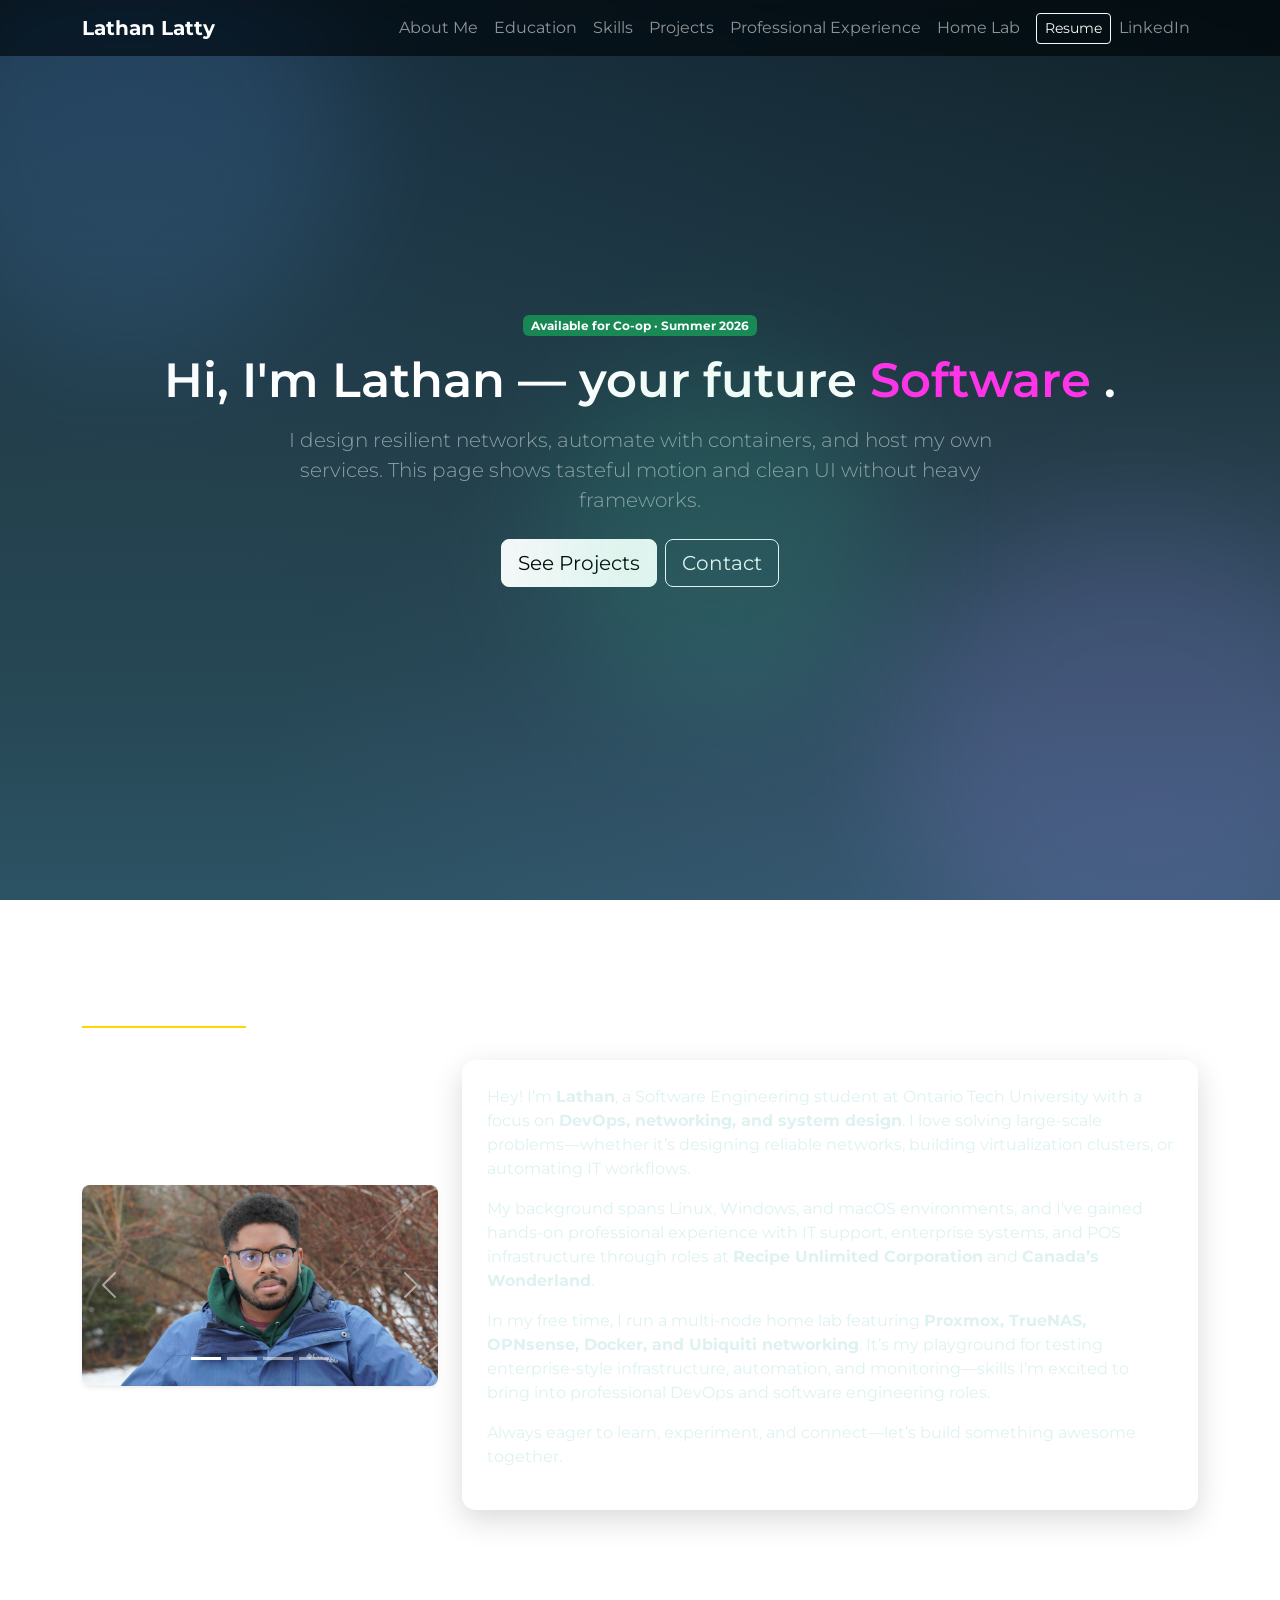
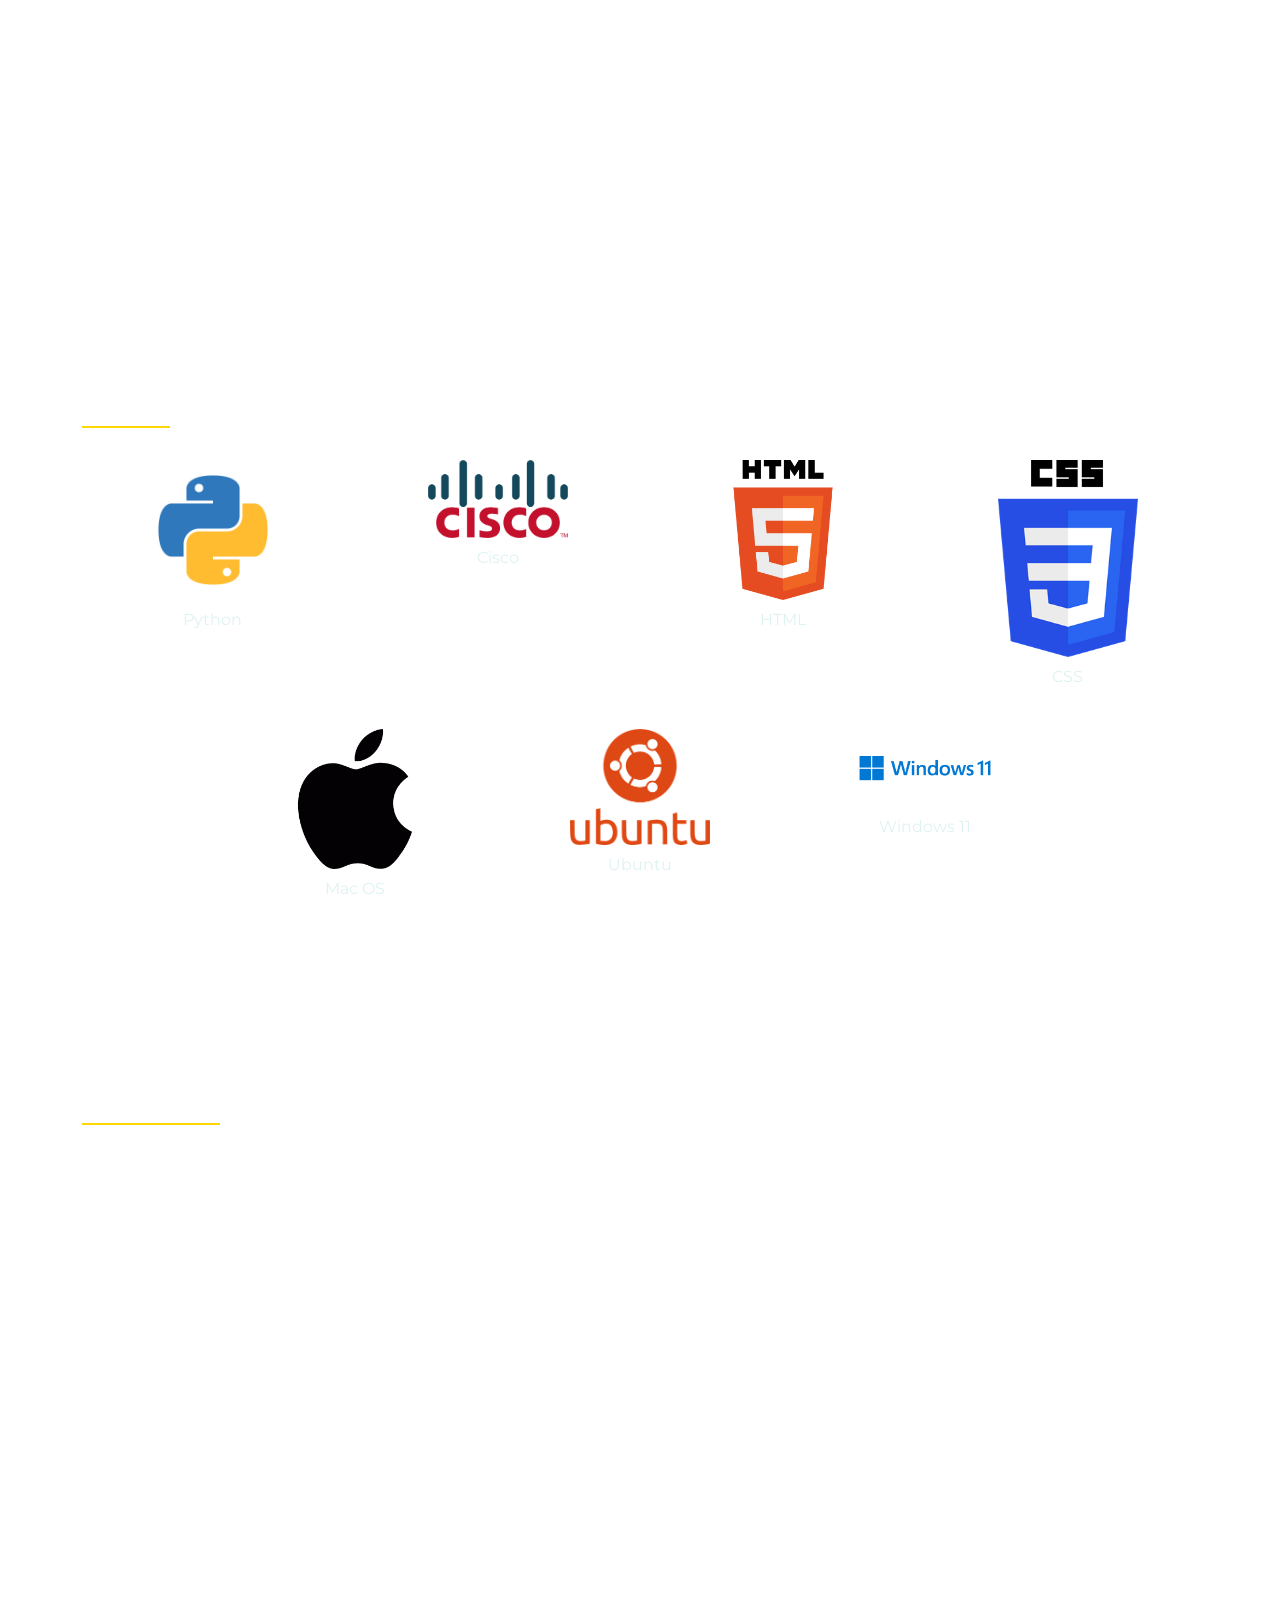
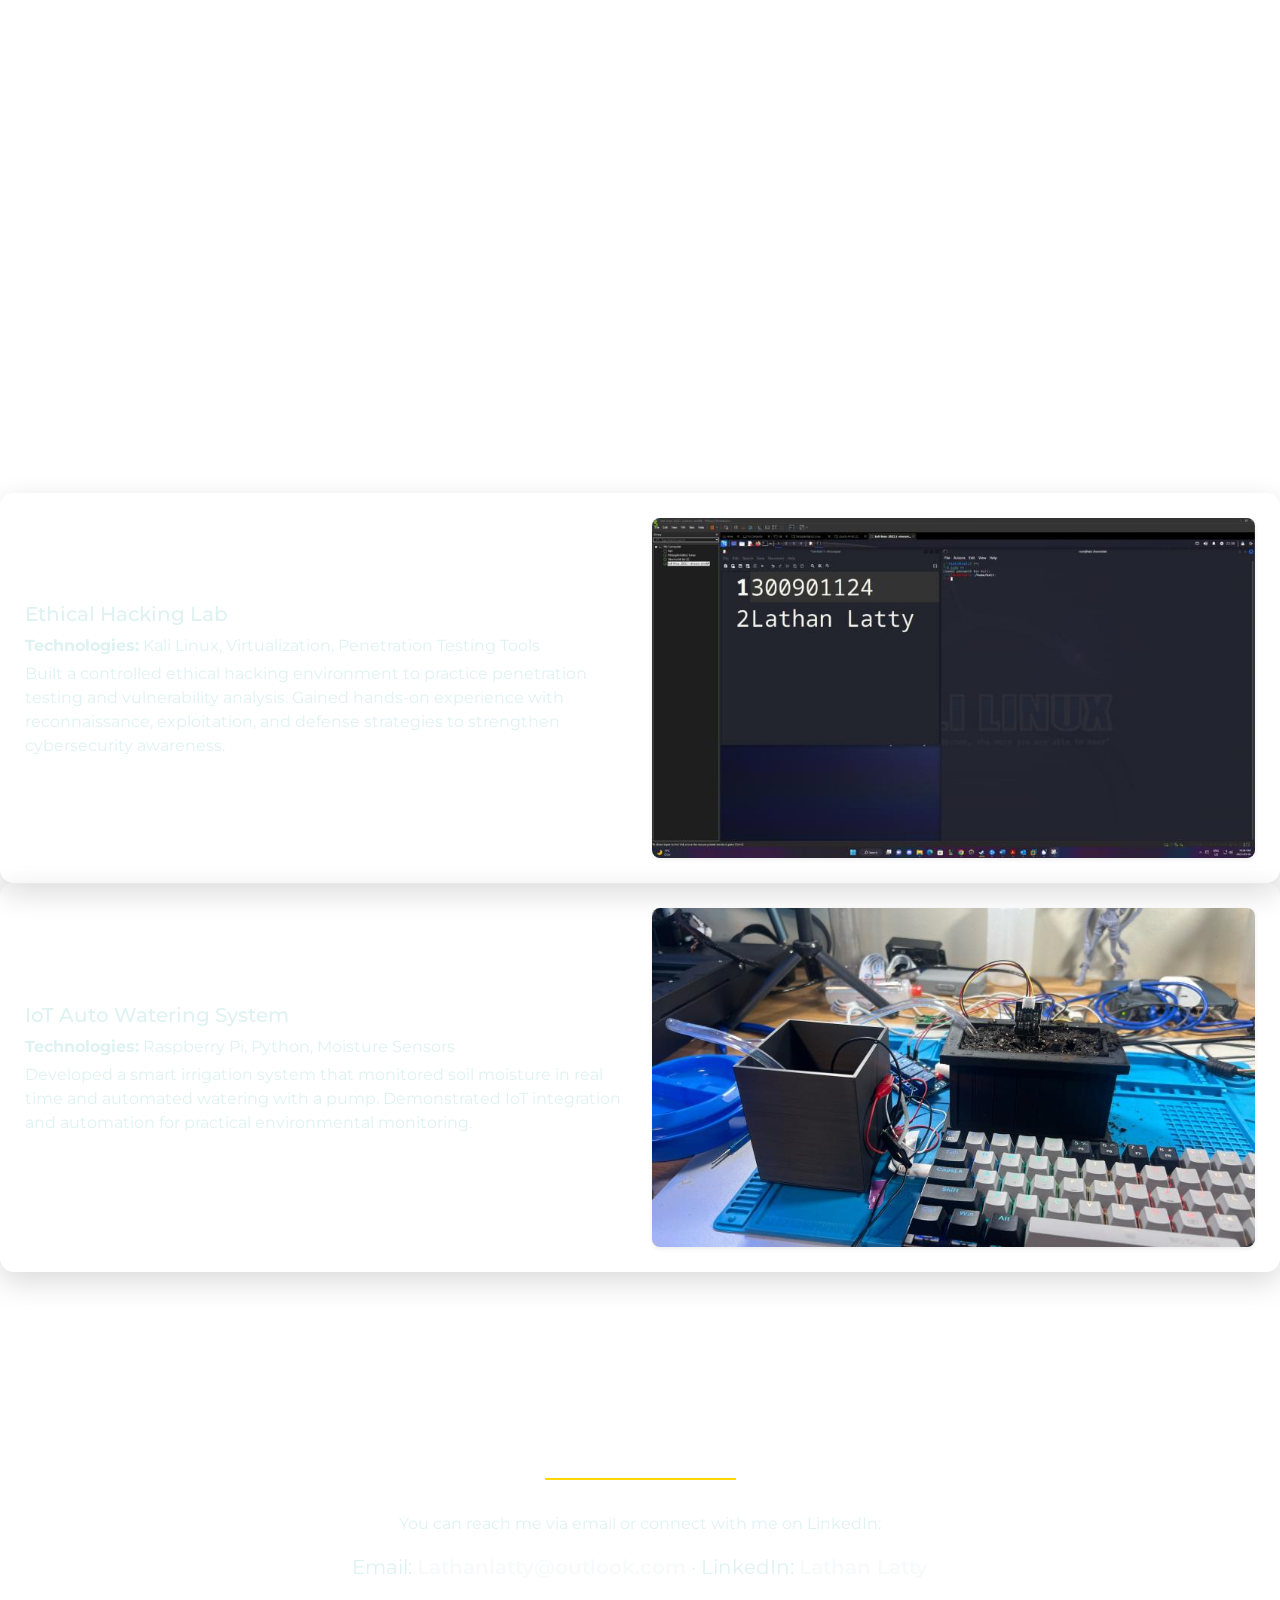
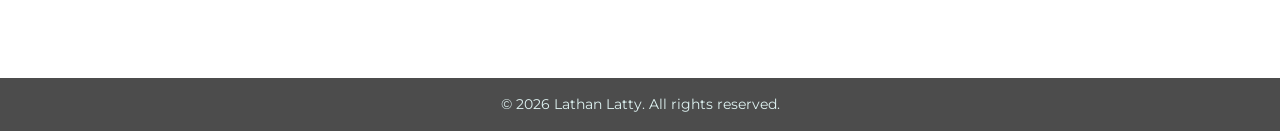
<file: index.html>
<!DOCTYPE html>
<html lang="en">
<head>
  <meta charset="UTF-8" />
  <meta name="viewport" content="width=device-width, initial-scale=1" />
  <title>Lathan Latty — Portfolio</title>

  <!-- Fonts & Icons -->
  <link href="https://fonts.googleapis.com/css2?family=Montserrat:wght@400;600;700&display=swap" rel="stylesheet" />

  <!-- Bootstrap 5 -->
  <link rel="stylesheet" href="https://cdn.jsdelivr.net/npm/bootstrap@5.3.3/dist/css/bootstrap.min.css" />

  <!-- App CSS -->
  <link rel="stylesheet" href="styles.css" />
</head>
<body>
  <!-- Progress bar -->
  <div id="scroll-progress"></div>

  <!-- Navbar -->
  <nav class="navbar navbar-expand-lg navbar-dark bg-dark fixed-top glass-nav">
    <div class="container">
      <a class="navbar-brand fw-bold" href="#">Lathan Latty</a>
      <button class="navbar-toggler" type="button" data-bs-toggle="collapse" data-bs-target="#nav"
        aria-controls="nav" aria-expanded="false" aria-label="Toggle navigation">
        <span class="navbar-toggler-icon"></span>
      </button>

      <div id="nav" class="collapse navbar-collapse">
        <ul class="navbar-nav ms-auto align-items-lg-center">
          <li class="nav-item"><a class="nav-link" href="#about">About Me</a></li>
          <li class="nav-item"><a class="nav-link" href="#education">Education</a></li>
          <li class="nav-item"><a class="nav-link" href="#skills">Skills</a></li>
          <li class="nav-item"><a class="nav-link" href="#projects">Projects</a></li>
          <li class="nav-item"><a class="nav-link" href="#experience">Professional Experience</a></li>
          <li class="nav-item"><a class="nav-link" href="Homelab.html">Home Lab</a></li>
          <li class="nav-item ms-lg-2"><a class="btn btn-outline-light btn-sm"
             href="Resume/Lathan Technical Resume Sept 2025.pdf" target="_blank">Resume</a></li>
          <li class="nav-item"><a class="nav-link" target="_blank"
             href="https://www.linkedin.com/in/lathan-l-80581a111/">LinkedIn</a></li>
        </ul>
      </div>
    </div>
  </nav>

  <!-- Hero -->
  <header class="hero d-flex align-items-center" id="hero">
    <div class="container text-center">
      <p class="badge text-bg-success mb-3">Available for Co-op · Summer 2026</p>
      <h1 class="display-5 fw-semibold mb-3">
        Hi, I'm Lathan — your future <span id="position">Software Developer</span>.
      </h1>
      <p class="lead text-white-50 mx-auto" style="max-width: 720px;">
        I design resilient networks, automate with containers, and host my own services.
        This page shows tasteful motion and clean UI without heavy frameworks.
      </p>
      <div class="mt-4 d-flex gap-2 justify-content-center">
        <a href="#projects" class="btn btn-light btn-lg cta-magnetic">See Projects</a>
        <a href="#contact" class="btn btn-outline-light btn-lg">Contact</a>
      </div>
    </div>
    <!-- Ambient blobs -->
    <div class="blob blob-1"></div>
    <div class="blob blob-2"></div>
    <div class="blob blob-3"></div>
  </header>

 <!-- About -->
<section id="about" class="section">
  <div class="container">
    <h2 class="section-title">About Me</h2>
    <div class="row align-items-center g-4">
      
      <!-- Photo Carousel -->
      <div class="col-md-4 text-center">
        <div id="aboutCarousel" class="carousel slide shadow-sm rounded-3" data-bs-ride="carousel" data-bs-interval="4000">
          
          <!-- Indicators -->
          <div class="carousel-indicators">
            <button type="button" data-bs-target="#aboutCarousel" data-bs-slide-to="0" class="active" aria-current="true" aria-label="Slide 1"></button>
            <button type="button" data-bs-target="#aboutCarousel" data-bs-slide-to="1" aria-label="Slide 2"></button>
            <button type="button" data-bs-target="#aboutCarousel" data-bs-slide-to="2" aria-label="Slide 3"></button>
            <button type="button" data-bs-target="#aboutCarousel" data-bs-slide-to="3" aria-label="Slide 4"></button>
          </div>

          <!-- Slides -->
          <div class="carousel-inner">
            <div class="carousel-item active">
              <img src="pictures/lathan-picture.jpeg" class="d-block w-100 rounded-3" alt="Lathan 1">
            </div>
            <div class="carousel-item">
              <img src="pictures/lathan-picture-1.jpeg" class="d-block w-100 rounded-3" alt="Lathan 2">
            </div>
            <div class="carousel-item">
              <img src="pictures/lathan-picture-2.jpeg" class="d-block w-100 rounded-3" alt="Lathan 3">
            </div>
            <div class="carousel-item">
              <img src="pictures/lathan-picture-3.jpeg" class="d-block w-100 rounded-3" alt="Lathan 4">
            </div>
          </div>

          <!-- Controls -->
          <button class="carousel-control-prev" type="button" data-bs-target="#aboutCarousel" data-bs-slide="prev">
            <span class="carousel-control-prev-icon"></span>
          </button>
          <button class="carousel-control-next" type="button" data-bs-target="#aboutCarousel" data-bs-slide="next">
            <span class="carousel-control-next-icon"></span>
          </button>
        </div>
      </div>

      <!-- About Text -->
      <div class="col-md-8">
        <div class="content-card">
          <p>Hey! I’m <strong>Lathan</strong>, a Software Engineering student at Ontario Tech University with a focus on <strong>DevOps, networking, and system design</strong>. I love solving large-scale problems—whether it’s designing reliable networks, building virtualization clusters, or automating IT workflows.</p>
          <p>My background spans Linux, Windows, and macOS environments, and I’ve gained hands-on professional experience with IT support, enterprise systems, and POS infrastructure through roles at <strong>Recipe Unlimited Corporation</strong> and <strong>Canada’s Wonderland</strong>.</p>
          <p>In my free time, I run a multi-node home lab featuring <strong>Proxmox, TrueNAS, OPNsense, Docker, and Ubiquiti networking</strong>. It’s my playground for testing enterprise-style infrastructure, automation, and monitoring—skills I’m excited to bring into professional DevOps and software engineering roles.</p>
          <p>Always eager to learn, experiment, and connect—let’s build something awesome together.</p>
        </div>
      </div>
    </div>
  </div>
</section>

<!-- Experience -->
<section id="experience" class="section alt">
  <div class="container">
    <h2 class="section-title">Professional Experience</h2>

    <div class="exp-item content-card reveal">
      <div class="exp-logo">
        <img src="pictures/Logos/transcom_logo.jpg" alt="Transcom Logo">
      </div>
      <div class="exp-body">
        <div class="d-flex justify-content-between flex-wrap gap-2">
          <div class="fw-semibold">Technical Support Representative — Transcom (Toronto, ON)</div>
          <div class="text-white-50">Summer 2024</div>
        </div>
        <ul>
          <li>Worked under contract for Apple, providing support via phone, chat, and email — sales, technical support, billing, and retention.</li>
          <li>Used Apple systems: Gather, GBI Portal, WWBI, Monster board, iDesk, iLog, iCloud, iTunes, iOS/OS X basics, Apple ID, Account Security, etc.</li>
          <li>Implemented Apple Operations Process Folder and MSA; conducted WBR/MBR/QAR/ABR/Daily Ops reviews.</li>
        </ul>
      </div>
    </div>

    <div class="exp-item content-card reveal">
      <div class="exp-logo">
        <img src="pictures/Logos/Recipe.jpg" alt="Recipe Unlimited Logo">
      </div>
      <div class="exp-body">
        <div class="d-flex justify-content-between flex-wrap gap-2">
          <div class="fw-semibold">IT Service Desk Analyst — Recipe Unlimited (Vaughan, ON)</div>
          <div class="text-white-50">Summer 2023</div>
        </div>
        <ul>
          <li>Troubleshot restaurant-related issues with software tools for prompt resolution.</li>
          <li>Provided operational & technical support to restaurants via phone and remote access.</li>
          <li>Collaborated with IT and Operations; SME for POS and Back Office Software.</li>
        </ul>
      </div>
    </div>

    <div class="exp-item content-card reveal">
      <div class="exp-logo">
        <img src="pictures/Logos/canadas-wonderland.jpg" alt="Canada's Wonderland Logo">
      </div>
      <div class="exp-body">
        <div class="d-flex justify-content-between flex-wrap gap-2">
          <div class="fw-semibold">IT Technician — Canada’s Wonderland (Vaughan, ON)</div>
          <div class="text-white-50">Feb 2022 – Apr 2023</div>
        </div>
        <ul>
          <li>Primary contact for hardware, software, POS, and network issues via help desk, email, and phone.</li>
          <li>Installed, configured, and managed desktops, laptops, mobile devices, and software.</li>
          <li>Assisted with network, camera, and access control issues; supported testing of new hardware/software.</li>
        </ul>
      </div>
    </div>
  </div>
</section>

<!-- Education -->
<section id="education" class="section">
  <div class="container">
    <h2 class="section-title">Education</h2>

    <div class="timeline">
      <div class="timeline-item reveal">
        <div class="timeline-icon">
          <img src="pictures/Logos/ontario_tech_university.png" alt="Ontario Tech University Logo">
        </div>
        <div class="timeline-content content-card">
          <h5 class="mb-1">Ontario Tech University — Oshawa, ON</h5>
          <div class="text-white-50 mb-2">Bachelor’s Degree | Software Engineering · Sept 2024 – Apr 2028</div>
          <ul class="mb-0"><li>Object Oriented Programming</li><li>Web Programming</li><li>Electrical Engineering Fundamentals</li></ul>
        </div>
      </div>

      <div class="timeline-item reveal">
        <div class="timeline-icon">
          <img src="pictures/Logos/durham-college-logo.jpg" alt="Durham College Logo">
        </div>
        <div class="timeline-content content-card">
          <h5 class="mb-1">Durham College — Oshawa, ON</h5>
          <div class="text-white-50 mb-2">Ontario College Certificate | General Arts & Science – Eng Prep · Sept 2023 – Apr 2024</div>
          <ul class="mb-0"><li>Calculus</li><li>Vectors</li><li>Physics</li><li>Chemistry</li><li>Computers for Engineering</li></ul>
        </div>
      </div>

      <div class="timeline-item reveal">
        <div class="timeline-icon">
          <img src="pictures/Logos/centenial-college.png" alt="Centennial College Logo">
        </div>
        <div class="timeline-content content-card">
          <h5 class="mb-1">Centennial College — Scarborough, ON</h5>
          <div class="text-white-50 mb-2">Ontario Advanced Diploma | Computer Systems Technology · Sept 2020 – Apr 2023</div>
          <ul class="mb-0"><li>Network Mgmt</li><li>Ethical Hacking</li><li>IT Project Mgmt</li><li>Unix/Linux</li></ul>
        </div>
      </div>
    </div>
  </div>
</section>

<!-- Skills -->
<section id="skills" class="section alt">
  <div class="container">
    <h2 class="section-title">Skills</h2>
    <div class="row justify-content-center g-4">
      <div class="col-6 col-md-3 text-center skill-item reveal">
        <img class="logo" src="pictures/Logos/python-logo.png" alt="Python" />
        <p class="mt-2">Python</p>
      </div>
      <div class="col-6 col-md-3 text-center skill-item reveal">
        <img class="logo" src="pictures/Logos/cisco-logo.png" alt="Cisco" />
        <p class="mt-2">Cisco</p>
      </div>
      <div class="col-6 col-md-3 text-center skill-item reveal">
        <img class="logo" src="pictures/Logos/html-logo.png" alt="HTML" />
        <p class="mt-2">HTML</p>
      </div>
      <div class="col-6 col-md-3 text-center skill-item reveal">
        <img class="logo" src="pictures/Logos/css-logo.png" alt="CSS" />
        <p class="mt-2">CSS</p>
      </div>
      <div class="col-6 col-md-3 text-center skill-item reveal">
        <img class="logo" src="pictures/Logos/mac-os-logo.png" alt="Mac OS" />
        <p class="mt-2">Mac OS</p>
      </div>
      <div class="col-6 col-md-3 text-center skill-item reveal">
        <img class="logo" src="pictures/Logos/ubuntu-logo.png" alt="Ubuntu" />
        <p class="mt-2">Ubuntu</p>
      </div>
      <div class="col-6 col-md-3 text-center skill-item reveal">
        <img class="logo" src="pictures/Logos/windows-11-logo.png" alt="Windows 11" />
        <p class="mt-2">Windows 11</p>
      </div>
    </div>
  </div>
</section>

<!-- Projects -->
<section id="projects" class="section">
  <div class="container">
    <h2 class="section-title">Projects</h2>

    <div class="project content-card reveal">
      <div class="row g-4 align-items-center">
        <div class="col-md-6">
          <h5>Home Lab Infrastructure</h5>
          <p class="mb-1"><strong>Technologies:</strong> Proxmox, TrueNAS, OPNsense, Docker, Ubiquiti</p>
          <p>Multi-node virtualization cluster with enterprise-style networking…</p>
          <a href="Homelab.html" class="btn btn-light btn-sm mt-2">View project →</a>

          <!-- Service Logos Grid -->
<div class="homelab-logos mt-3">
<img src="pictures/Logos/Homelab SVG/proxmox.svg" alt="Proxmox" />
<img src="pictures/Logos/Homelab SVG/truenas.svg" alt="TrueNAS" />
<img src="pictures/Logos/Homelab SVG/opnsense.svg" alt="OPNsense" />
<img src="pictures/Logos/Homelab SVG/docker.svg" alt="Docker" />
<img src="pictures/Logos/Homelab SVG/ubiquiti.svg" alt="Ubiquiti" />
<img src="pictures/Logos/Homelab SVG/plex.svg" alt="Plex" />
<img src="pictures/Logos/Homelab SVG/Tautalli.svg" alt="Tautulli" />
<img src="pictures/Logos/Homelab SVG/sonarr.svg" alt="Sonarr" />
<img src="pictures/Logos/Homelab SVG/radarr.svg" alt="Radarr" />
<img src="pictures/Logos/Homelab SVG/pihole.svg" alt="Pi-hole" />
<img src="pictures/Logos/Homelab SVG/homeassistant.svg" alt="Home Assistant" />
<img src="pictures/Logos/Homelab SVG/nginx.svg" alt="NGINX" />
<img src="pictures/Logos/Homelab SVG/kubernetes.svg" alt="Kubernetes" />
<img src="pictures/Logos/Homelab SVG/ubuntu.svg" alt="Ubuntu" />
<img src="pictures/Logos/Homelab SVG/nextcloud.svg" alt="Nextcloud" />
<img src="pictures/Logos/Homelab SVG/frigate.svg" alt="Frigate" />
<img src="pictures/Logos/Homelab SVG/esphome.svg" alt="ESPHome" />
<img src="pictures/Logos/Homelab SVG/googlehome.svg" alt="Google Home" />
<img src="pictures/Logos/Homelab SVG/openwrt.svg" alt="OpenWRT" />
<img src="pictures/Logos/Homelab SVG/python.svg" alt="Python" />

</div>

          </div>
        </div>
      </div>
    </div>

    <div class="project content-card reveal">
      <div class="row g-4 align-items-center">
        <div class="col-md-6">
          <h5>Capstone Project: Network Re-Design</h5>
          <p class="mb-1"><strong>Technologies:</strong> Cisco Packet Tracer, Networking, VPN, VoIP</p>
          <p>Redesigned the network infrastructure for a fictional banking company, implementing secure VPN access, VoIP services, encrypted file sharing, and upgraded server systems. Delivered a scalable design supporting multiple locations with improved efficiency and security.</p>
        </div>
        <div class="col-md-6">
          <img src="pictures\Project-Images\current-network-topology.png" class="img-fluid rounded-3 shadow-sm" alt="Network Topology Diagram">
        </div>
      </div>
    </div>

    <div class="project content-card reveal">
      <div class="row g-4 align-items-center">
        <div class="col-md-6">
          <h5>Ethical Hacking Lab</h5>
          <p class="mb-1"><strong>Technologies:</strong> Kali Linux, Virtualization, Penetration Testing Tools</p>
          <p>Built a controlled ethical hacking environment to practice penetration testing and vulnerability analysis. Gained hands-on experience with reconnaissance, exploitation, and defense strategies to strengthen cybersecurity awareness.</p>
        </div>
        <div class="col-md-6">
          <img src="pictures/Project-Images/Ethical hacking/1715145320111.jpg" class="img-fluid rounded-3 shadow-sm" alt="Ethical Hacking Lab">
        </div>
      </div>
    </div>

    <div class="project content-card reveal">
      <div class="row g-4 align-items-center">
        <div class="col-md-6">
          <h5>IoT Auto Watering System</h5>
          <p class="mb-1"><strong>Technologies:</strong> Raspberry Pi, Python, Moisture Sensors</p>
          <p>Developed a smart irrigation system that monitored soil moisture in real time and automated watering with a pump. Demonstrated IoT integration and automation for practical environmental monitoring.</p>
        </div>
        <div class="col-md-6">
          <img src="pictures\Project-Images\Water Plant\planter-and-resivoir.jpg" class="img-fluid rounded-3 shadow-sm" alt="IoT Auto Watering System">
        </div>
      </div>
    </div>
  </div>
</section>

<!-- Contact -->
<section id="contact" class="section alt">
  <div class="container text-center">
    <h2 class="section-title">Contact Me</h2>
    <p>You can reach me via email or connect with me on LinkedIn:</p>
    <p class="fs-5">
      Email: <a class="link-light fw-semibold" href="mailto:Lathanlatty@outlook.com">Lathanlatty@outlook.com</a>
      · LinkedIn: <a class="link-light fw-semibold" target="_blank"
        href="https://www.linkedin.com/in/lathan-l-80581a111/">Lathan Latty</a>
    </p>
  </div>
</section>

<!-- Footer -->
<footer class="py-3 text-center small">
  <div class="container">
    © <span id="year"></span> Lathan Latty. All rights reserved.
  </div>
</footer>

<!-- Scripts -->
<script src="https://cdn.jsdelivr.net/npm/bootstrap@5.3.3/dist/js/bootstrap.bundle.min.js"></script>
<script src="script.js"></script>
</body>
</html>
</file>
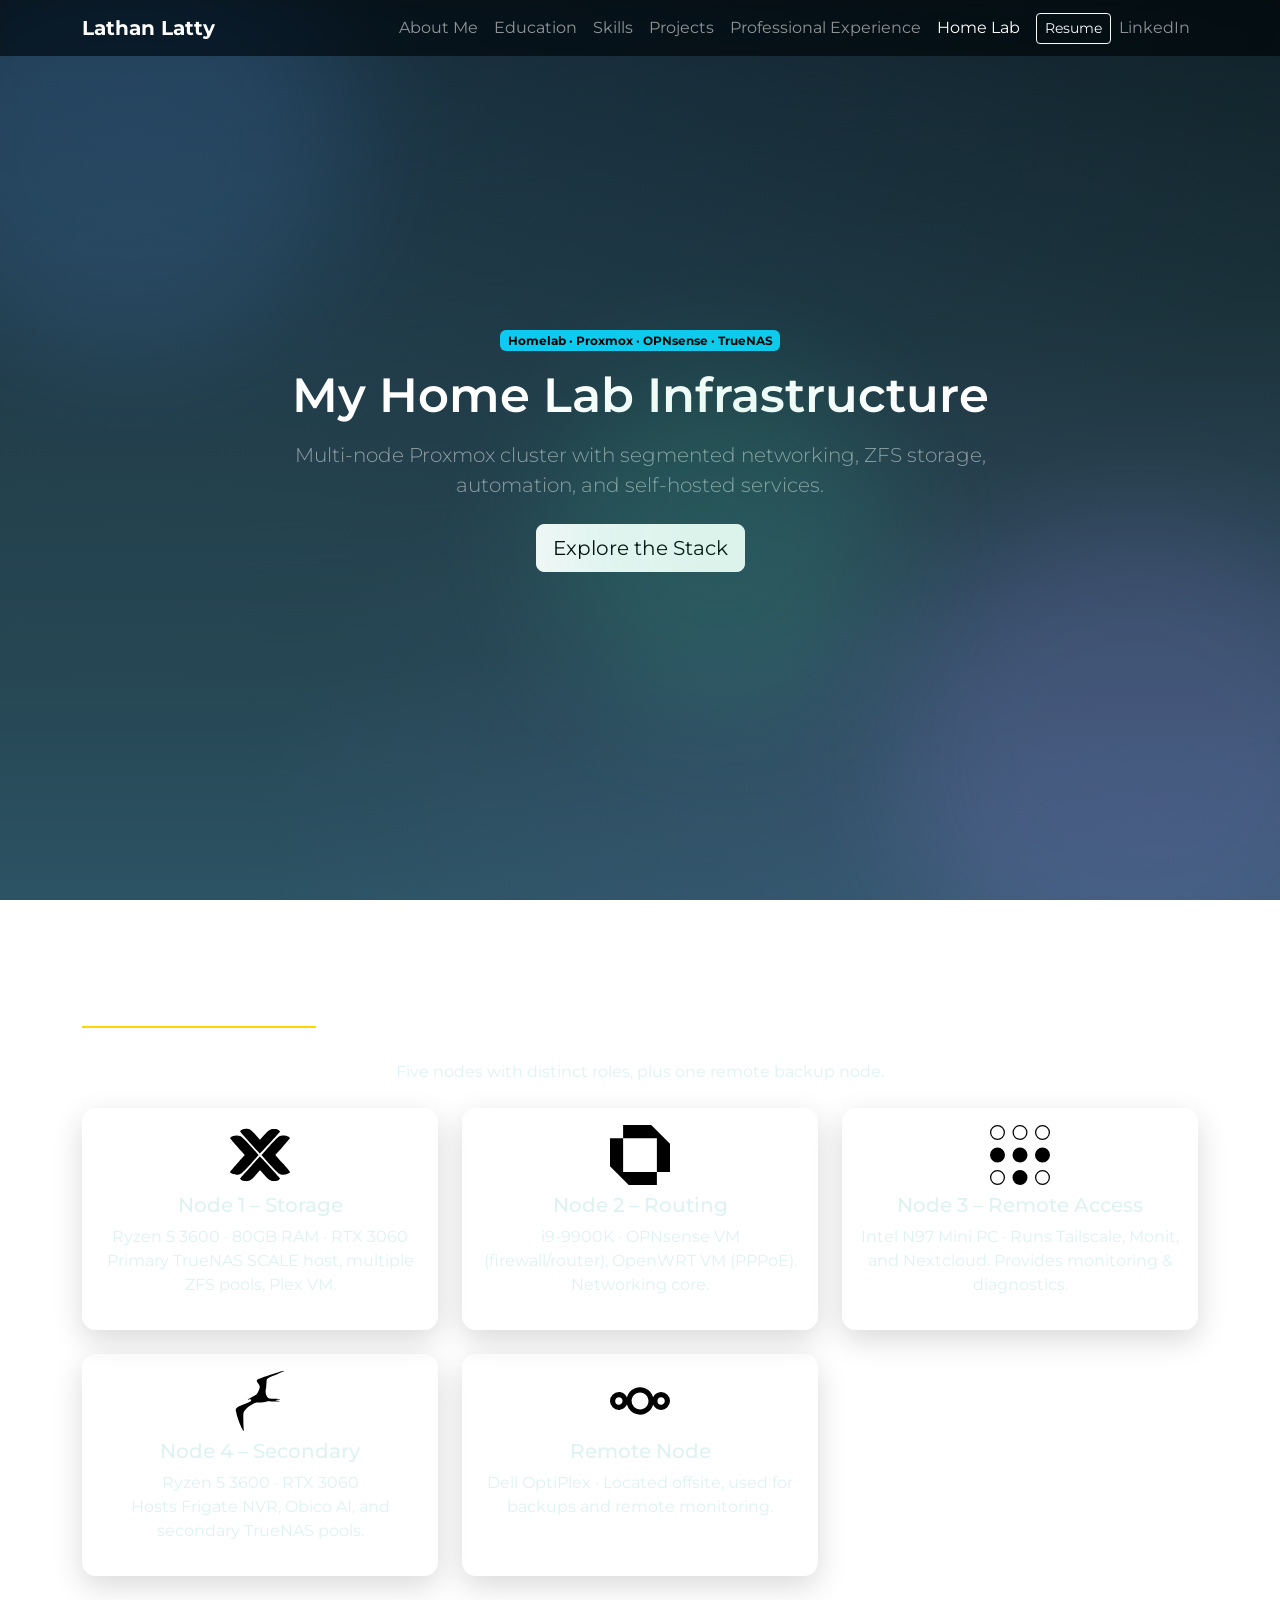
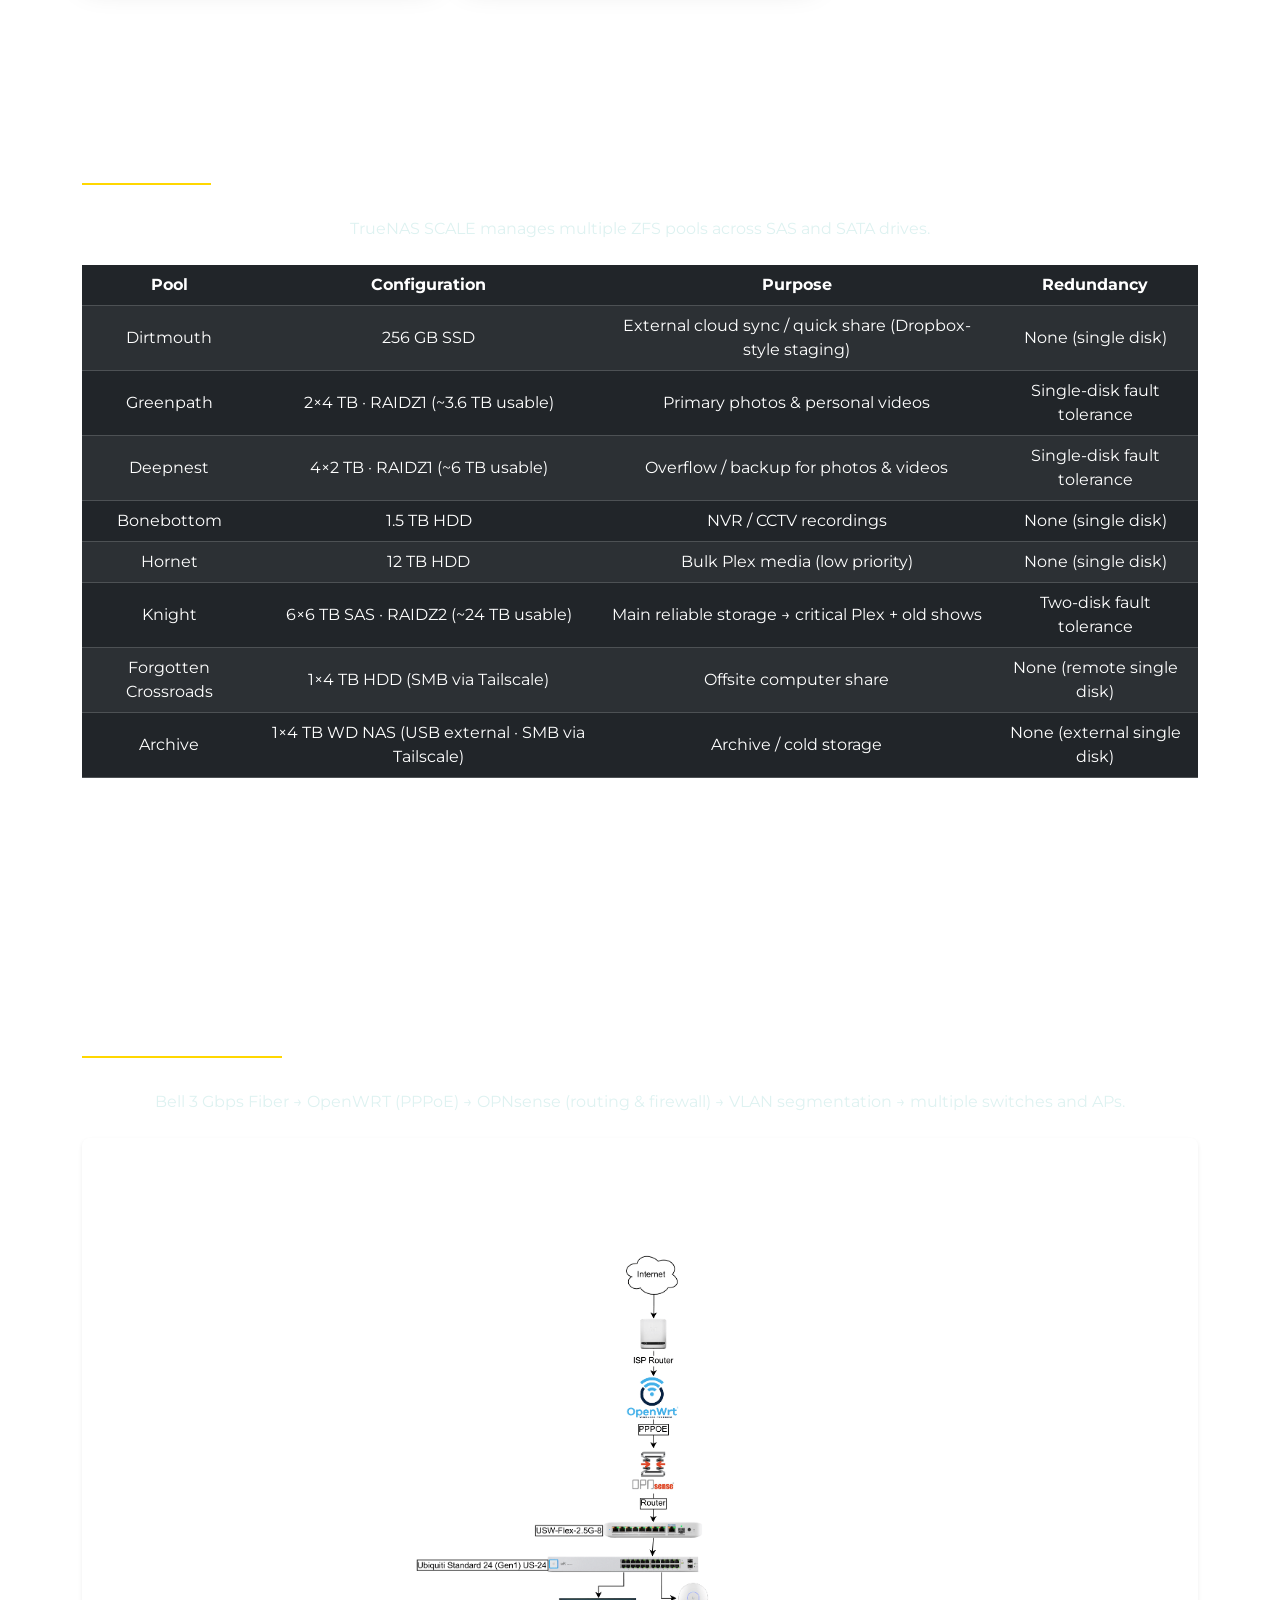
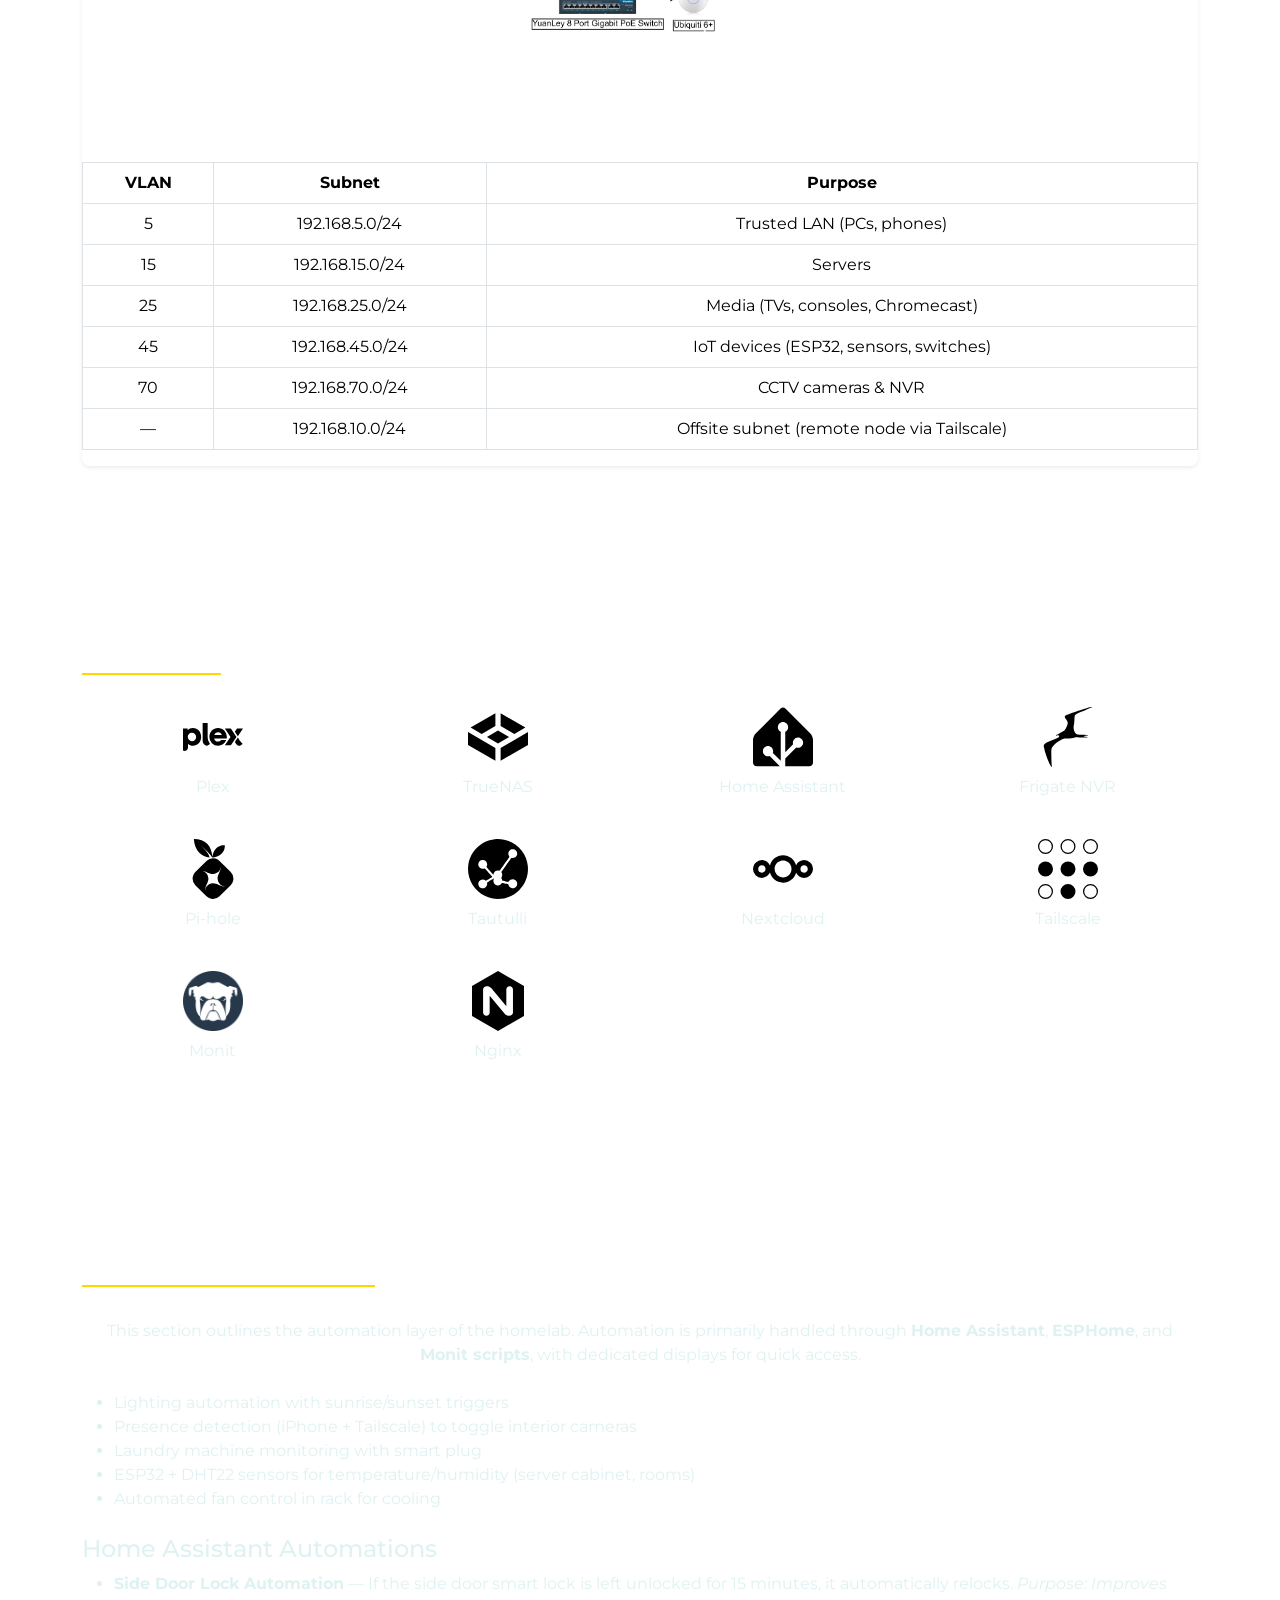
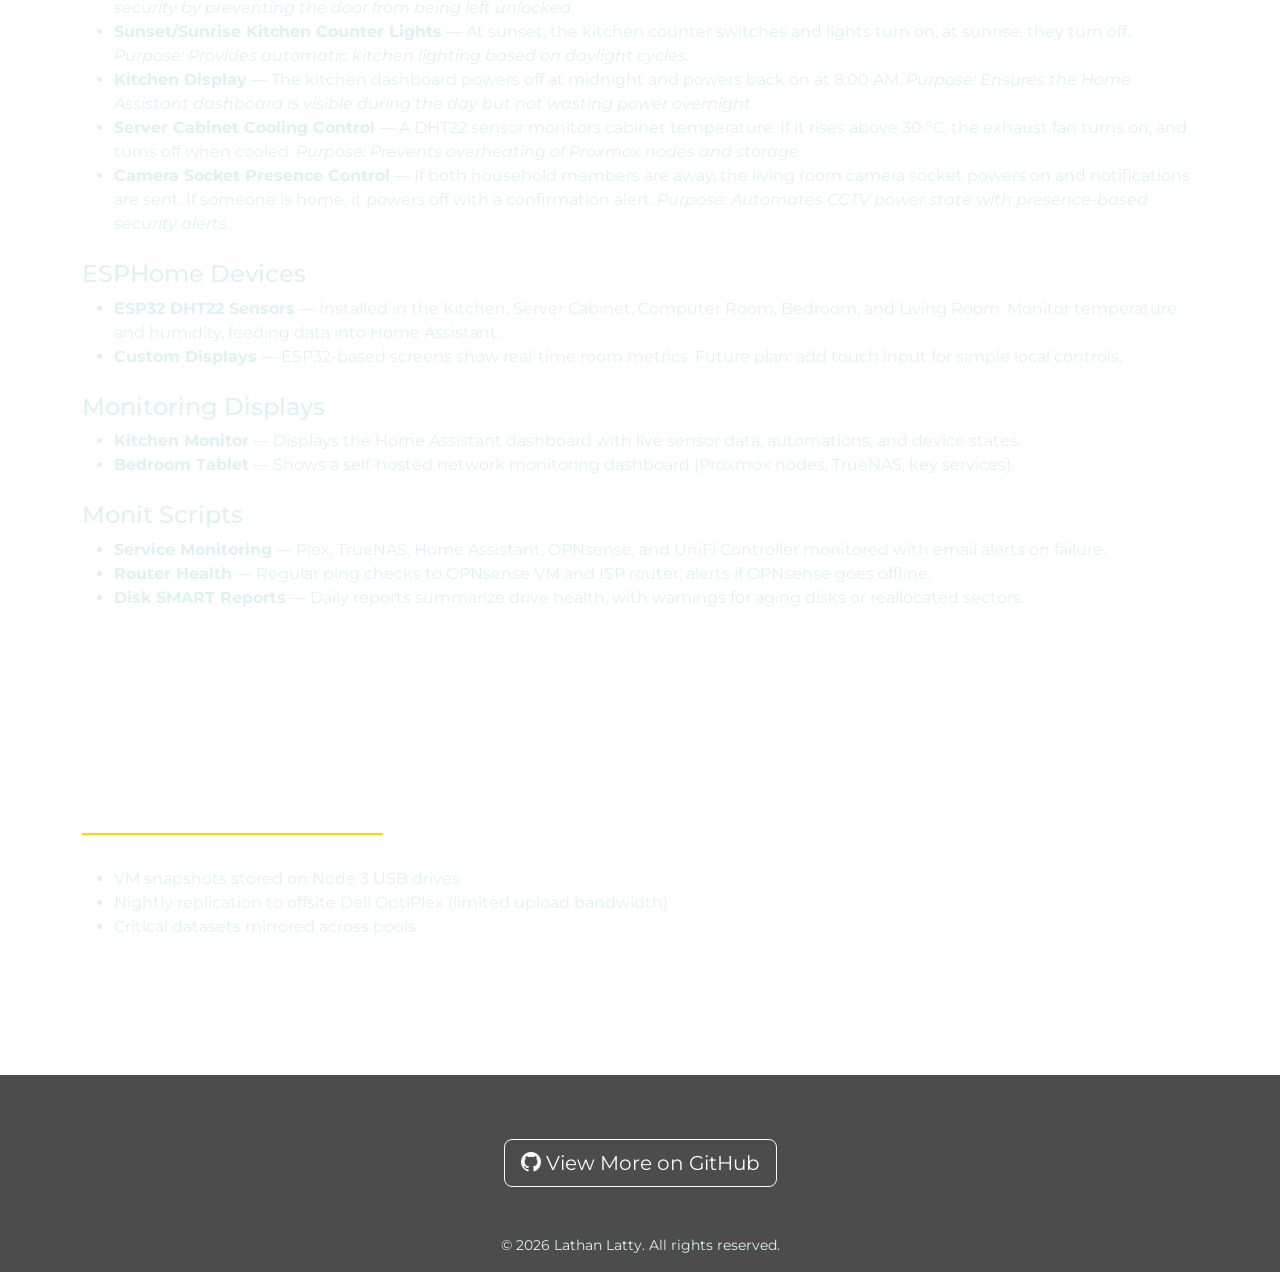
<file: Homelab.html>
<!DOCTYPE html>
<html lang="en">
<head>
  <meta charset="UTF-8" />
  <meta name="viewport" content="width=device-width, initial-scale=1" />
  <link rel="stylesheet" href="https://cdn.jsdelivr.net/npm/bootstrap-icons@1.11.3/font/bootstrap-icons.css">
  <title>Lathan’s Home Lab</title>

  <!-- Fonts & Bootstrap 5 -->
  <link href="https://fonts.googleapis.com/css2?family=Montserrat:wght@400;600;700&display=swap" rel="stylesheet" />
  <link rel="stylesheet" href="https://cdn.jsdelivr.net/npm/bootstrap@5.3.3/dist/css/bootstrap.min.css" />

  <!-- Shared theme -->
  <link rel="stylesheet" href="styles.css" />
</head>
<body>
  <!-- Scroll progress -->
  <div id="scroll-progress"></div>

  <!-- Navbar -->
  <nav class="navbar navbar-expand-lg navbar-dark bg-dark fixed-top glass-nav">
    <div class="container">
      <a class="navbar-brand fw-bold" href="index.html">Lathan Latty</a>
      <button class="navbar-toggler" type="button" data-bs-toggle="collapse" data-bs-target="#nav"
        aria-controls="nav" aria-expanded="false" aria-label="Toggle navigation">
        <span class="navbar-toggler-icon"></span>
      </button>

      <div id="nav" class="collapse navbar-collapse">
        <ul class="navbar-nav ms-auto align-items-lg-center">
          <li class="nav-item"><a class="nav-link" href="index.html#about">About Me</a></li>
          <li class="nav-item"><a class="nav-link" href="index.html#education">Education</a></li>
          <li class="nav-item"><a class="nav-link" href="index.html#skills">Skills</a></li>
          <li class="nav-item"><a class="nav-link" href="index.html#projects">Projects</a></li>
          <li class="nav-item"><a class="nav-link" href="index.html#experience">Professional Experience</a></li>
          <li class="nav-item"><a class="nav-link active" href="homelab.html">Home Lab</a></li>
          <li class="nav-item ms-lg-2"><a class="btn btn-outline-light btn-sm"
             href="resume/lathan-technical-resume-july-2024.pdf" target="_blank">Resume</a></li>
          <li class="nav-item"><a class="nav-link" target="_blank"
             href="https://www.linkedin.com/in/lathan-l-80581a111/">LinkedIn</a></li>
        </ul>
      </div>
    </div>
  </nav>

  <!-- Hero -->
  <header class="hero d-flex align-items-center">
    <div class="container text-center">
      <p class="badge text-bg-info mb-3">Homelab · Proxmox · OPNsense · TrueNAS</p>
      <h1 class="display-5 fw-semibold mb-3">My Home Lab Infrastructure</h1>
      <p class="lead text-white-50 mx-auto" style="max-width: 800px;">
        Multi-node Proxmox cluster with segmented networking, ZFS storage, automation, and self-hosted services.
      </p>
      <div class="mt-4">
        <a href="#infrastructure" class="btn btn-light btn-lg cta-magnetic">Explore the Stack</a>
      </div>
    </div>
    <div class="blob blob-1"></div>
    <div class="blob blob-2"></div>
    <div class="blob blob-3"></div>
  </header>

 <!-- Infrastructure -->
<section id="infrastructure" class="section">
  <div class="container">
    <h2 class="section-title">Infrastructure</h2>
    <p class="text-center mb-4">Five nodes with distinct roles, plus one remote backup node.</p>
    <div class="row g-4 text-center">
      
      <div class="col-md-6 col-lg-4">
        <div class="content-card p-3 h-100">
          <img src="pictures/Logos/Homelab SVG/proxmox.svg" alt="Proxmox" style="max-height:60px;" class="mb-2">
          <h5>Node 1 – Storage</h5>
          <p>Ryzen 5 3600 · 80GB RAM · RTX 3060<br>Primary TrueNAS SCALE host, multiple ZFS pools, Plex VM.</p>
        </div>
      </div>

      <div class="col-md-6 col-lg-4">
        <div class="content-card p-3 h-100">
          <img src="pictures/Logos/Homelab SVG/opnsense.svg" alt="OPNsense" style="max-height:60px;" class="mb-2">
          <h5>Node 2 – Routing</h5>
          <p>i9-9900K · OPNsense VM (firewall/router), OpenWRT VM (PPPoE). Networking core.</p>
        </div>
      </div>

      <div class="col-md-6 col-lg-4">
        <div class="content-card p-3 h-100">
          <img src="pictures/Logos/Homelab SVG/tailscale.svg" alt="Tailscale" style="max-height:60px;" class="mb-2">
          <h5>Node 3 – Remote Access</h5>
          <p>Intel N97 Mini PC · Runs Tailscale, Monit, and Nextcloud. Provides monitoring & diagnostics.</p>
        </div>
      </div>

      <div class="col-md-6 col-lg-4">
        <div class="content-card p-3 h-100">
          <img src="pictures/Logos/Homelab SVG/frigate.svg" alt="Frigate" style="max-height:60px;" class="mb-2">
          <h5>Node 4 – Secondary</h5>
          <p>Ryzen 5 3600 · RTX 3060<br>Hosts Frigate NVR, Obico AI, and secondary TrueNAS pools.</p>
        </div>
      </div>

      <div class="col-md-6 col-lg-4">
        <div class="content-card p-3 h-100">
          <img src="pictures/Logos/Homelab SVG/nextcloud.svg" alt="Nextcloud" style="max-height:60px;" class="mb-2">
          <h5>Remote Node</h5>
          <p>Dell OptiPlex · Located offsite, used for backups and remote monitoring.</p>
        </div>
      </div>

    </div>
  </div>
</section>

<!-- Storage -->
<section id="storage" class="section alt">
  <div class="container">
    <h2 class="section-title">Storage</h2>
    <p class="text-center mb-4">TrueNAS SCALE manages multiple ZFS pools across SAS and SATA drives.</p>
    <div class="table-responsive">
      <table class="table table-dark table-striped align-middle text-center">
        <thead>
          <tr>
            <th>Pool</th>
            <th>Configuration</th>
            <th>Purpose</th>
            <th>Redundancy</th>
          </tr>
        </thead>
        <tbody>
          <tr>
            <td>Dirtmouth</td>
            <td>256&nbsp;GB SSD</td>
            <td>External cloud sync / quick share (Dropbox-style staging)</td>
            <td>None (single disk)</td>
          </tr>
          <tr>
            <td>Greenpath</td>
            <td>2×4&nbsp;TB · RAIDZ1 (~3.6&nbsp;TB usable)</td>
            <td>Primary photos & personal videos</td>
            <td>Single-disk fault tolerance</td>
          </tr>
          <tr>
            <td>Deepnest</td>
            <td>4×2&nbsp;TB · RAIDZ1 (~6&nbsp;TB usable)</td>
            <td>Overflow / backup for photos & videos</td>
            <td>Single-disk fault tolerance</td>
          </tr>
          <tr>
            <td>Bonebottom</td>
            <td>1.5&nbsp;TB HDD</td>
            <td>NVR / CCTV recordings</td>
            <td>None (single disk)</td>
          </tr>
          <tr>
            <td>Hornet</td>
            <td>12&nbsp;TB HDD</td>
            <td>Bulk Plex media (low priority)</td>
            <td>None (single disk)</td>
          </tr>
          <tr>
            <td>Knight</td>
            <td>6×6&nbsp;TB SAS · RAIDZ2 (~24&nbsp;TB usable)</td>
            <td>Main reliable storage → critical Plex + old shows</td>
            <td>Two-disk fault tolerance</td>
          </tr>
          <tr>
            <td>Forgotten Crossroads</td>
            <td>1×4&nbsp;TB HDD (SMB via Tailscale)</td>
            <td>Offsite computer share</td>
            <td>None (remote single disk)</td>
          </tr>
          <tr>
            <td>Archive</td>
            <td>1×4&nbsp;TB WD NAS (USB external · SMB via Tailscale)</td>
            <td>Archive / cold storage</td>
            <td>None (external single disk)</td>
          </tr>
        </tbody>
      </table>
    </div>
    <p class="text-center mt-3 text-white-50">Daily scrubs · SMART health monitoring · Offsite replication</p>
  </div>
</section>

 <!-- Networking -->
<section id="networking" class="section">
  <div class="container">
    <h2 class="section-title">Networking</h2>
    <p class="text-center mb-4">
      Bell 3 Gbps Fiber → OpenWRT (PPPoE) → OPNsense (routing & firewall) → VLAN segmentation → multiple switches and APs.
    </p>

    <!-- Carousel -->
    <div id="networkCarousel" class="carousel slide shadow-sm rounded-3" data-bs-ride="carousel" data-bs-interval="5000">
      <div class="carousel-inner">

       <!-- Slide 1 -->
<div class="carousel-item active">
  <img src="pictures/Project-Images/Homelab/Lathan's Network Map.Updated drawio/lathans-network-map.updated-drawio-1.png" 
       class="d-block w-100 rounded-3" alt="High-Level Network Topology">
  <div class="carousel-caption d-none d-md-block">
    <h5>High-Level Network Flow</h5>
    <p>ISP Router → OpenWRT PPPoE → OPNsense VLAN Router → Switches & Access Points</p>
  </div>
</div>

<!-- Slide 2 -->
<div class="carousel-item">
  <img src="pictures/Project-Images/Homelab/lathans-network-map.updated-drawio-5.png" 
       class="d-block w-100 rounded-3" alt="Rack Layout and Patch Panel">
  <div class="carousel-caption d-none d-md-block">
    <h5>Rack & Patch Panel View</h5>
    <p>Color-coded cabling with Ubiquiti, YuanLey, and Proxmox nodes in the rack layout.</p>
  </div>
</div>


      <!-- Controls -->
      <button class="carousel-control-prev" type="button" data-bs-target="#networkCarousel" data-bs-slide="prev">
        <span class="carousel-control-prev-icon"></span>
      </button>
      <button class="carousel-control-next" type="button" data-bs-target="#networkCarousel" data-bs-slide="next">
        <span class="carousel-control-next-icon"></span>
      </button>

      <!-- Indicators -->
      <div class="carousel-indicators">
        <button type="button" data-bs-target="#networkCarousel" data-bs-slide-to="0" class="active" aria-current="true"></button>
        <button type="button" data-bs-target="#networkCarousel" data-bs-slide-to="1"></button>
      </div>
    </div>

    <!-- Subnet Table -->
    <div class="table-responsive mt-4">
      <table class="table table-bordered align-middle text-center">
        <thead>
          <tr>
            <th>VLAN</th>
            <th>Subnet</th>
            <th>Purpose</th>
          </tr>
        </thead>
        <tbody>
          <tr><td>5</td><td>192.168.5.0/24</td><td>Trusted LAN (PCs, phones)</td></tr>
          <tr><td>15</td><td>192.168.15.0/24</td><td>Servers</td></tr>
          <tr><td>25</td><td>192.168.25.0/24</td><td>Media (TVs, consoles, Chromecast)</td></tr>
          <tr><td>45</td><td>192.168.45.0/24</td><td>IoT devices (ESP32, sensors, switches)</td></tr>
          <tr><td>70</td><td>192.168.70.0/24</td><td>CCTV cameras & NVR</td></tr>
          <tr><td>—</td><td>192.168.10.0/24</td><td>Offsite subnet (remote node via Tailscale)</td></tr>
        </tbody>
      </table>
    </div>
  </div>
</section>



<!-- Services -->
<section id="services" class="section alt">
  <div class="container">
    <h2 class="section-title">Services</h2>
    <div class="row text-center g-4">
      <div class="col-6 col-md-3">
        <img src="pictures/Logos/Homelab SVG/plex.svg" alt="Plex" style="max-height:60px;" class="mb-2">
        <p>Plex</p>
      </div>
      <div class="col-6 col-md-3">
        <img src="pictures/Logos/Homelab SVG/truenas.svg" alt="TrueNAS" style="max-height:60px;" class="mb-2">
        <p>TrueNAS</p>
      </div>
      <div class="col-6 col-md-3">
        <img src="pictures/Logos/Homelab SVG/homeassistant.svg" alt="Home Assistant" style="max-height:60px;" class="mb-2">
        <p>Home Assistant</p>
      </div>
      <div class="col-6 col-md-3">
        <img src="pictures/Logos/Homelab SVG/frigate.svg" alt="Frigate" style="max-height:60px;" class="mb-2">
        <p>Frigate NVR</p>
      </div>
      <div class="col-6 col-md-3">
        <img src="pictures/Logos/Homelab SVG/pihole.svg" alt="Pi-hole" style="max-height:60px;" class="mb-2">
        <p>Pi-hole</p>
      </div>
      <div class="col-6 col-md-3">
        <img src="pictures/Logos/Homelab SVG/Tautalli.svg" alt="Tautulli" style="max-height:60px;" class="mb-2">
        <p>Tautulli</p>
      </div>
      <div class="col-6 col-md-3">
        <img src="pictures/Logos/Homelab SVG/nextcloud.svg" alt="Nextcloud" style="max-height:60px;" class="mb-2">
        <p>Nextcloud</p>
      </div>
      <div class="col-6 col-md-3">
        <img src="pictures/Logos/Homelab SVG/tailscale.svg" alt="Tailscale" style="max-height:60px;" class="mb-2">
        <p>Tailscale</p>
      </div>
      <div class="col-6 col-md-3">
        <img src="pictures/Logos/Homelab SVG/MonitLogo.png" alt="Monit" style="max-height:60px;" class="mb-2">
        <p>Monit</p>
      </div>
      <div class="col-6 col-md-3">
        <img src="pictures/Logos/Homelab SVG/nginx.svg" alt="Nginx" style="max-height:60px;" class="mb-2">
        <p>Nginx</p>
      </div>
    </div>
  </div>
</section>



<!-- IoT & Automation -->
<section id="iot" class="section">
  <div class="container">
    <h2 class="section-title">IoT & Automation</h2>
    <p class="text-center mb-4">
      This section outlines the automation layer of the homelab.  
      Automation is primarily handled through <strong>Home Assistant</strong>, <strong>ESPHome</strong>, and <strong>Monit scripts</strong>, with dedicated displays for quick access.
    </p>

    <!-- High-level summary -->
    <ul>
      <li>Lighting automation with sunrise/sunset triggers</li>
      <li>Presence detection (iPhone + Tailscale) to toggle interior cameras</li>
      <li>Laundry machine monitoring with smart plug</li>
      <li>ESP32 + DHT22 sensors for temperature/humidity (server cabinet, rooms)</li>
      <li>Automated fan control in rack for cooling</li>
    </ul>

    <!-- Home Assistant Automations -->
    <h4 class="mt-4">Home Assistant Automations</h4>
    <ul>
      <li><strong>Side Door Lock Automation</strong> — If the side door smart lock is left unlocked for 15 minutes, it automatically relocks.  
      <em>Purpose: Improves security by preventing the door from being left unlocked.</em></li>

      <li><strong>Sunset/Sunrise Kitchen Counter Lights</strong> — At sunset, the kitchen counter switches and lights turn on; at sunrise, they turn off.  
      <em>Purpose: Provides automatic kitchen lighting based on daylight cycles.</em></li>

      <li><strong>Kitchen Display</strong> — The kitchen dashboard powers off at midnight and powers back on at 8:00 AM.  
      <em>Purpose: Ensures the Home Assistant dashboard is visible during the day but not wasting power overnight.</em></li>

      <li><strong>Server Cabinet Cooling Control</strong> — A DHT22 sensor monitors cabinet temperature. If it rises above 30 °C, the exhaust fan turns on, and turns off when cooled.  
      <em>Purpose: Prevents overheating of Proxmox nodes and storage.</em></li>

      <li><strong>Camera Socket Presence Control</strong> — If both household members are away, the living room camera socket powers on and notifications are sent. If someone is home, it powers off with a confirmation alert.  
      <em>Purpose: Automates CCTV power state with presence-based security alerts.</em></li>
    </ul>

    <!-- ESPHome Devices -->
    <h4 class="mt-4">ESPHome Devices</h4>
    <ul>
      <li><strong>ESP32 DHT22 Sensors</strong> — Installed in the Kitchen, Server Cabinet, Computer Room, Bedroom, and Living Room. Monitor temperature and humidity, feeding data into Home Assistant.</li>
      <li><strong>Custom Displays</strong> — ESP32-based screens show real-time room metrics. Future plan: add touch input for simple local controls.</li>
    </ul>

    <!-- Monitoring Displays -->
    <h4 class="mt-4">Monitoring Displays</h4>
    <ul>
      <li><strong>Kitchen Monitor</strong> — Displays the Home Assistant dashboard with live sensor data, automations, and device states.</li>
      <li><strong>Bedroom Tablet</strong> — Shows a self-hosted network monitoring dashboard (Proxmox nodes, TrueNAS, key services).</li>
    </ul>

    <!-- Monit Scripts -->
    <h4 class="mt-4">Monit Scripts</h4>
    <ul>
      <li><strong>Service Monitoring</strong> — Plex, TrueNAS, Home Assistant, OPNsense, and UniFi Controller monitored with email alerts on failure.</li>
      <li><strong>Router Health</strong> — Regular ping checks to OPNsense VM and ISP router; alerts if OPNsense goes offline.</li>
      <li><strong>Disk SMART Reports</strong> — Daily reports summarize drive health, with warnings for aging disks or reallocated sectors.</li>
    </ul>
  </div>
</section>


  <!-- Remote & Backup -->
  <section id="remote" class="section alt">
    <div class="container">
      <h2 class="section-title">Remote & Backup</h2>
      <ul>
        <li>VM snapshots stored on Node 3 USB drives</li>
        <li>Nightly replication to offsite Dell OptiPlex (limited upload bandwidth)</li>
        <li>Critical datasets mirrored across pools</li>
      </ul>
      <p class="text-center mt-3 text-white-50">Backup Strategy: 3-2-1 rule → 3 copies · 2 media · 1 offsite</p>
    </div>
  </section>

  <!-- Footer -->
  <footer class="py-3 text-center small">
    <!-- GitHub Repositories Link -->
<div class="text-center mt-5 mb-5">
  <a href="https://github.com/Lathan157?tab=repositories" 
     target="_blank" 
     class="btn btn-outline-light btn-lg">
    <i class="bi bi-github"></i> View More on GitHub
  </a>
</div>

    <div class="container">
      © <span id="year"></span> Lathan Latty. All rights reserved.
    </div>
  </footer>

  <!-- Scripts -->
  <script src="https://cdn.jsdelivr.net/npm/bootstrap@5.3.3/dist/js/bootstrap.bundle.min.js"></script>
  <script src="script.js"></script>
</body>
</html>
</file>
<file: styles.css>
/* === THEME VARIABLES === */
:root {
  --bg1: #0f2027;
  --bg2: #203a43;
  --bg3: #2c5364;
  --ink: #DEF2F1;
  --ink-d: #17252A;
  --brand: #2b7a78;
  --brand-2: #3AAFA9;
  --accent: #ffd700;
}

/* === GLOBAL BASE === */
html, body {
  height: 100%;
}
body {
  margin: 0;
  font-family: 'Montserrat', sans-serif;
  color: var(--ink);
  background: linear-gradient(180deg, var(--bg1), var(--bg2), var(--bg3));
  background-attachment: fixed; /* smooth scrolling effect */
  overflow-x: hidden;
}

/* === SCROLL PROGRESS BAR === */
#scroll-progress {
  position: fixed;
  top: 0; left: 0;
  height: 3px;
  width: 0%;
  background: linear-gradient(90deg,#22d3ee,#a78bfa,#34d399);
  z-index: 2000;
}

/* === NAVBAR === */
.glass-nav {
  backdrop-filter: saturate(140%) blur(8px);
  background: rgba(0,0,0,.6) !important;
}
.navbar { z-index: 1030; }

/* === HERO === */
.hero {
  position: relative;
  min-height: 100vh;
  text-align: center;
  color: #fff;
  overflow: hidden;
  background: radial-gradient(1200px 600px at 10% 10%, rgba(96,165,250,.13), transparent),
              radial-gradient(900px 500px at 90% 90%, rgba(167,139,250,.12), transparent);
}
.hero .display-5 { opacity: 1; transform: none; }

.blob { position: absolute; border-radius: 9999px; filter: blur(60px); opacity: .7; pointer-events: none; }
.blob-1 { top: -6rem; left: -6rem; width: 28rem; height: 28rem; background: #60a5fa33; animation: float 14s ease-in-out infinite; }
.blob-2 { right: -6rem; bottom: -6rem; width: 30rem; height: 30rem; background: #a78bfa33; animation: float 18s ease-in-out infinite reverse; }
.blob-3 { right: 30%; top: 40%; width: 22rem; height: 22rem; background: #34d39933; animation: pulse 16s ease-in-out infinite; }

@keyframes float { 0%{transform:translate(0,0)} 50%{transform:translate(20px,-12px)} 100%{transform:translate(0,0)} }
@keyframes pulse { 0%{transform:scale(1)} 50%{transform:scale(1.08)} 100%{transform:scale(1)} }

.cta-magnetic { position: relative; overflow: hidden; }
.cta-magnetic::after {
  content: ""; position: absolute; inset: 0; transform: translateX(-110%);
  background: linear-gradient(90deg,transparent,rgba(255,255,255,.6),transparent);
  transition: transform .7s ease; opacity: .8;
}
.cta-magnetic:hover::after { transform: translateX(110%); }

/* === SECTIONS === */
.section { padding: 80px 0; background: transparent; }
.section.alt { background: transparent; }
.section-title {
  text-align: center;
  margin-bottom: 32px;
  color: #fff;
  font-weight: 700;
  border-bottom: 2px solid var(--accent);
  display: inline-block;
  padding-bottom: 8px;
}

/* === CONTENT CARDS === */
.content-card {
  background: rgba(255,255,255,.06);
  border: 1px solid rgba(255,255,255,.12);
  border-radius: 14px;
  padding: 24px;
  box-shadow: 0 10px 30px rgba(0,0,0,.15);
}

/* === EXPERIENCE LOGOS (fix squished logos) === */
.exp-logo {
  flex: 0 0 80px;                  /* reserve space for logo */
  width: 80px; height: 80px;
  display: flex; align-items: center; justify-content: center;
  background: rgba(255,255,255,.06);
  border: 1px solid rgba(255,255,255,.12);
  border-radius: 12px;             /* soft square */
  overflow: hidden;
}

.exp-logo img {
  max-width: 100%; max-height: 100%;
  width: auto; height: auto;       /* keep aspect ratio */
  object-fit: contain;             /* fit inside box without distortion */
  border-radius: 0;                /* no forced rounding on the image */
}

/* Smaller container on mobile */
@media (max-width: 480px){
  .exp-logo { flex-basis: 64px; width: 64px; height: 64px; }
}

/* === TIMELINE (fix squished logos) === */
.timeline { position: relative; max-width: 900px; margin: 0 auto; }
.timeline::before {
  content: ""; position: absolute; top: 0; bottom: 0; left: 15px; width: 4px;
  background: #ffffff33; border-radius: 2px;
}

.timeline-item {
  display: flex; gap: 16px; margin-bottom: 20px; position: relative;
  align-items: center;                 /* center icon + text vertically */
}

.timeline-icon {
  flex: 0 0 56px;                      /* fixed space for the icon */
  width: 56px; height: 56px;
  display: flex; align-items: center; justify-content: center;
  background: rgba(255,255,255,.06);
  border: 1px solid rgba(255,255,255,.12);
  border-radius: 12px;                  /* soft square; avoids weird cropping */
  overflow: hidden;
}

.timeline-icon img {
  max-width: 100%; max-height: 100%;
  width: auto; height: auto;           /* preserve aspect ratio */
  object-fit: contain;                  /* fit inside without distortion */
  border-radius: 0;                     /* no forced circle */
}

/* mobile: make the icon a bit smaller so text has room */
@media (max-width: 480px){
  .timeline-icon { flex-basis: 48px; width: 48px; height: 48px; }
}

/* === SKILLS === */
.skill-item { cursor: default; position: relative; z-index: 1; }
.skill-item .logo {
  width: 140px; height: auto;
  transition: transform .3s, filter .3s;
  display: block; margin: 0 auto;
}
.skill-item .logo:hover { transform: scale(1.07); filter: drop-shadow(0 0 10px #0dcaf0); }
.skill-item::after { pointer-events: none; }

/* === PROJECTS === */
.project img { border-radius: 12px; }

/* === CONTACT & FOOTER === */
.link-light { text-decoration: none; }
.link-light:hover { text-decoration: underline; }
footer { background: rgba(0,0,0,.7); }

/* === REVEAL ANIMATION === */
.reveal { opacity: 0; transform: translateY(28px); transition: opacity .6s ease, transform .6s ease; }
.reveal.visible { opacity: 1; transform: translateY(0); }

/* === RESPONSIVE TWEAKS === */
@media (max-width: 992px) {
  .skill-item .logo { width: 110px; }
}
@media (max-width: 576px) {
  .hero .display-5 { font-size: 1.9rem; }
  .section { padding: 64px 0; }
  .section-title { font-size: 1.6rem; }
  .skill-item .logo { width: 92px; }
}

/* === GLOBAL IMAGE RULE === */
img { max-width: 100%; height: auto; }

.homelab-logos {
  display: grid;
  grid-template-columns: repeat(auto-fit, minmax(60px, 1fr));
  gap: 20px;
  margin-top: 20px;
  justify-items: center;
  align-items: center;
}

.homelab-logos img {
  width: 50px;
  height: 50px;
  object-fit: contain;  /* keeps SVG aspect ratio */
  transition: transform 0.2s ease, filter 0.2s ease;
  filter: brightness(0) invert(1); /* force white */
}

.homelab-logos img:hover {
  transform: scale(1.2);
  filter: none; /* show original SVG colors on hover */
}
.carousel-item img {
  max-height: 600px;   /* pick a height that works on your page */
  object-fit: contain; /* scale down without cropping */
  margin: 0 auto;      /* center horizontally */
}
</file>
